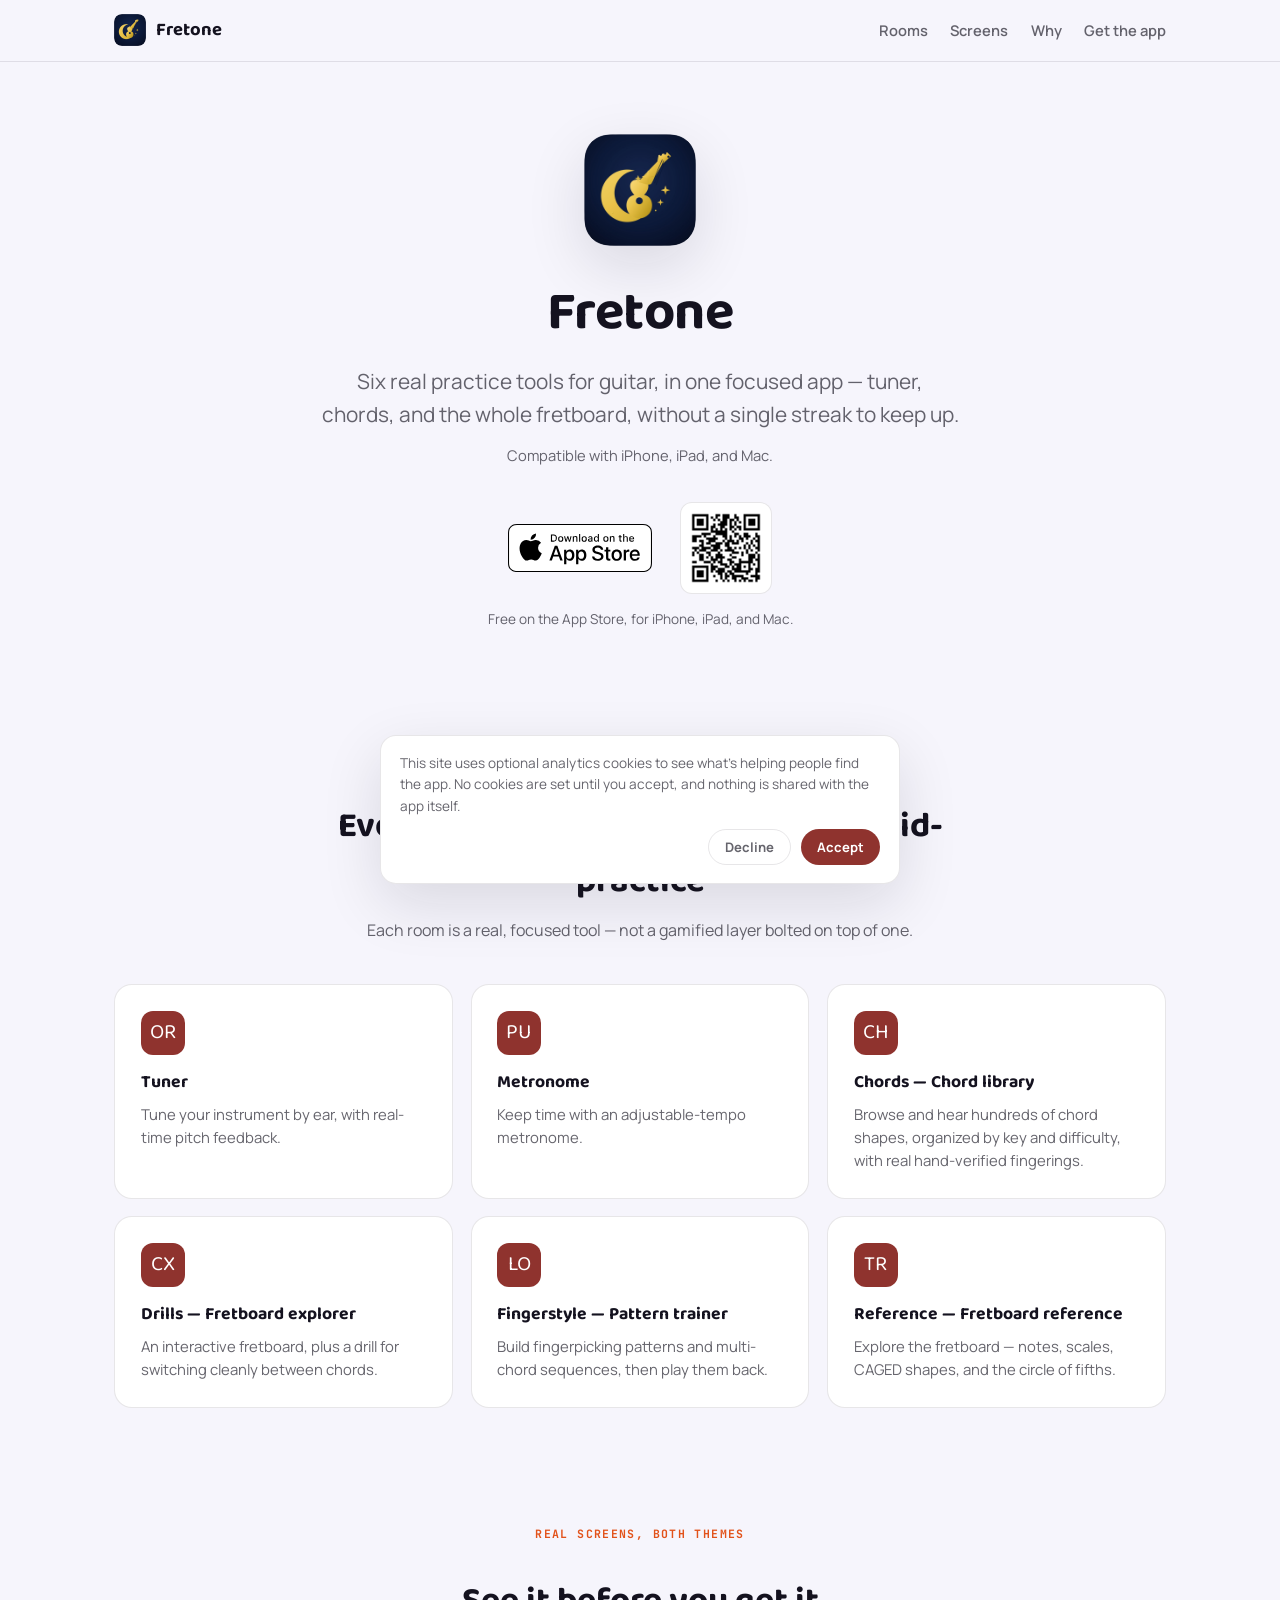
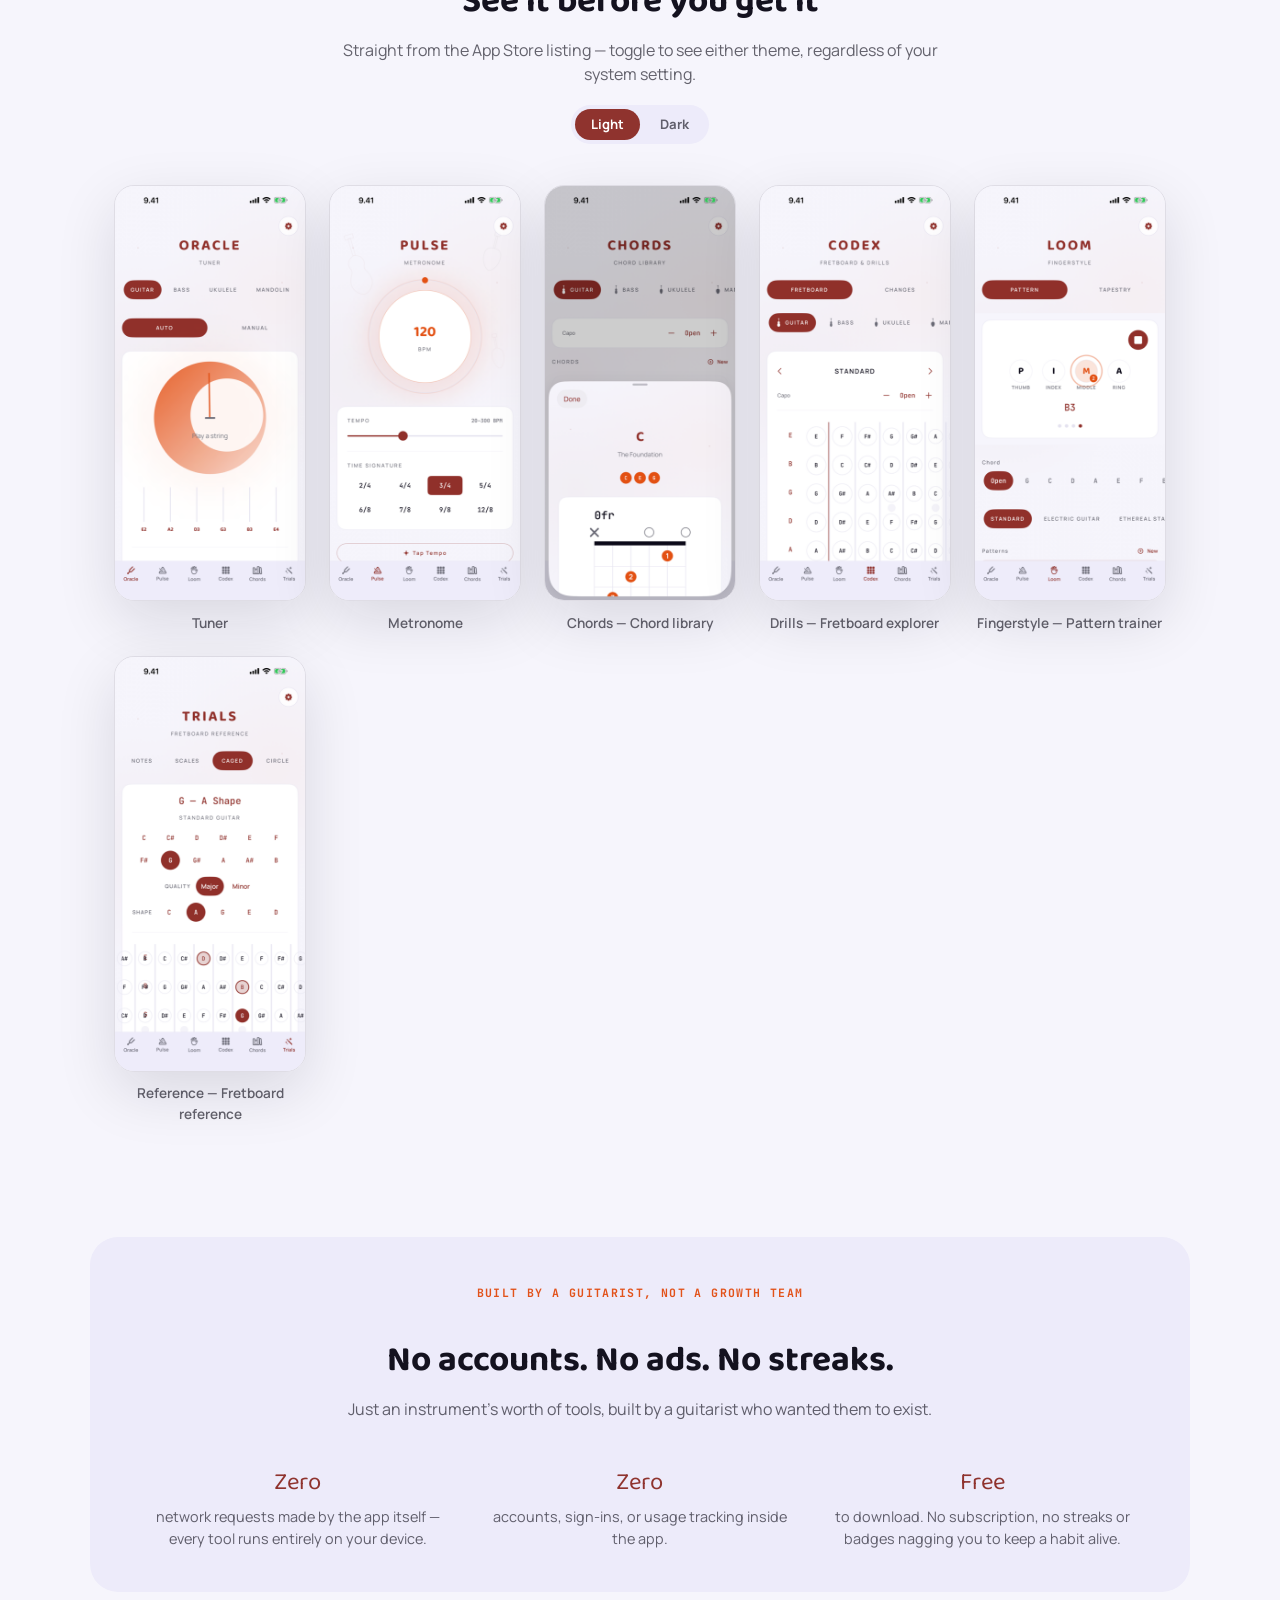
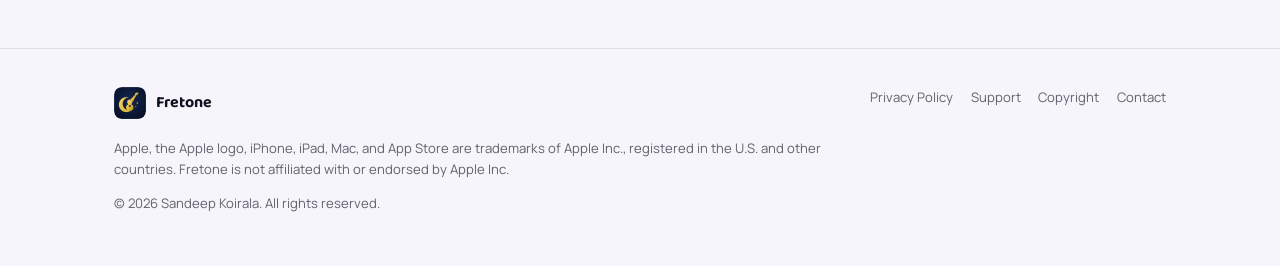
<file: index.html>
<!doctype html>
<html lang="en">
<head>
<meta charset="utf-8">
<meta name="viewport" content="width=device-width, initial-scale=1">
<title>Fretone — Guitar Tuner, Chords &amp; Fretboard</title>
<meta name="description" content="A guitar practice companion for iPhone, iPad, and Mac: real-time tuner, metronome, hand-verified chord library, fretboard explorer, fingerstyle trainer, and a scales/CAGED/circle-of-fifths reference. No accounts, no ads, no streaks.">
<link rel="canonical" href="https://rust42.github.io/fretone-site/">
<meta name="robots" content="index, follow">
<meta name="theme-color" content="#121016">

<!-- Google Search Console verification — replace with the real token from
     search.google.com/search-console once the property is added. -->
<!-- <meta name="google-site-verification" content="REPLACE_ME"> -->

<!-- Open Graph / Twitter Card -->
<meta property="og:type" content="website">
<meta property="og:site_name" content="Fretone">
<meta property="og:title" content="Fretone — Guitar Tuner, Chords & Fretboard">
<meta property="og:description" content="Six real practice tools for guitar, in one focused app: tuner, metronome, chord library, fretboard explorer, fingerstyle trainer, and a scales/CAGED reference. No accounts, no ads, no streaks.">
<meta property="og:image" content="https://rust42.github.io/fretone-site/assets/og-image.png">
<meta property="og:url" content="https://rust42.github.io/fretone-site/">
<meta name="twitter:card" content="summary_large_image">
<meta name="twitter:title" content="Fretone — Guitar Tuner, Chords & Fretboard">
<meta name="twitter:description" content="Six real practice tools for guitar, in one focused app. No accounts, no ads, no streaks.">
<meta name="twitter:image" content="https://rust42.github.io/fretone-site/assets/og-image.png">

<link rel="icon" href="assets/favicon-32.png" sizes="32x32">
<link rel="apple-touch-icon" href="assets/apple-touch-icon.png">

<link rel="preconnect" href="https://fonts.googleapis.com">
<link rel="preconnect" href="https://fonts.gstatic.com" crossorigin>
<link href="https://fonts.googleapis.com/css2?family=Baloo+2:wght@600;700&family=Manrope:wght@400;600;700&family=JetBrains+Mono:wght@600&display=swap" rel="stylesheet">
<link rel="stylesheet" href="assets/style.css">

<script type="application/ld+json">
{
  "@context": "https://schema.org",
  "@type": "SoftwareApplication",
  "name": "Fretone",
  "applicationCategory": "MusicApplication",
  "operatingSystem": "iOS, iPadOS, macOS",
  "description": "A guitar practice companion — tuner, metronome, chord library, fretboard explorer, fingerstyle trainer, and a scales/CAGED/circle-of-fifths reference. No accounts, no ads, no streaks.",
  "url": "https://rust42.github.io/fretone-site/",
  "image": "https://rust42.github.io/fretone-site/assets/icon-512.png",
  "installUrl": "https://apps.apple.com/us/app/celestial-strings/id6804508418",
  "offers": {
    "@type": "Offer",
    "price": "0",
    "priceCurrency": "USD"
  }
}
</script>
</head>
<body>
<a class="skip-link" href="#main">Skip to content</a>

<header class="site">
  <div class="wrap nav-row">
    <a class="brand" href="#top">
      <img src="assets/icon-512.png" alt="" width="32" height="32">
      Fretone
    </a>
    <nav class="rooms" aria-label="Rooms">
      <a href="#rooms">Rooms</a>
      <a href="#screens">Screens</a>
      <a href="#why">Why</a>
      <a href="#get">Get the app</a>
    </nav>
  </div>
</header>

<main id="main">
  <div class="hero wrap" id="top">
    <img class="icon" src="assets/icon-512.png" alt="Fretone app icon — a crescent moon and guitar headstock" width="112" height="112">
    <h1>Fretone</h1>
    <p class="tagline">Six real practice tools for guitar, in one focused app — tuner, chords, and the whole fretboard, without a single streak to keep up.</p>
    <p class="platforms">Compatible with iPhone, iPad, and Mac.</p>

    <div id="get" class="store-row">
      <a href="https://apps.apple.com/us/app/celestial-strings/id6804508418" aria-label="Download Fretone on the App Store">
        <img class="badge" src="assets/badges/download-white.svg" alt="Download on the App Store">
      </a>
      <a href="https://apps.apple.com/us/app/celestial-strings/id6804508418" aria-label="Download Fretone on the App Store">
        <img class="qr" src="assets/qr-code.jpg" alt="QR code linking to the Fretone App Store page" width="92" height="92">
      </a>
    </div>
    <p class="store-note">Free on the App Store, for iPhone, iPad, and Mac.</p>
  </div>

  <section id="rooms">
    <div class="wrap">
      <div class="section-head">
        <span class="eyebrow">Six rooms, no progress bars</span>
        <h2>Everything you actually reach for mid-practice</h2>
        <p>Each room is a real, focused tool — not a gamified layer bolted on top of one.</p>
      </div>
      <div class="rooms-grid">
        <article class="room-card">
          <div class="glyph">OR</div>
          <h3>Tuner</h3>
          <p>Tune your instrument by ear, with real-time pitch feedback.</p>
        </article>
        <article class="room-card">
          <div class="glyph">PU</div>
          <h3>Metronome</h3>
          <p>Keep time with an adjustable-tempo metronome.</p>
        </article>
        <article class="room-card">
          <div class="glyph">CH</div>
          <h3>Chords — Chord library</h3>
          <p>Browse and hear hundreds of chord shapes, organized by key and difficulty, with real hand-verified fingerings.</p>
        </article>
        <article class="room-card">
          <div class="glyph">CX</div>
          <h3>Drills — Fretboard explorer</h3>
          <p>An interactive fretboard, plus a drill for switching cleanly between chords.</p>
        </article>
        <article class="room-card">
          <div class="glyph">LO</div>
          <h3>Fingerstyle — Pattern trainer</h3>
          <p>Build fingerpicking patterns and multi-chord sequences, then play them back.</p>
        </article>
        <article class="room-card">
          <div class="glyph">TR</div>
          <h3>Reference — Fretboard reference</h3>
          <p>Explore the fretboard — notes, scales, CAGED shapes, and the circle of fifths.</p>
        </article>
      </div>
    </div>
  </section>

  <section id="screens">
    <div class="wrap">
      <div class="section-head">
        <span class="eyebrow">Real screens, both themes</span>
        <h2>See it before you get it</h2>
        <p>Straight from the App Store listing — toggle to see either theme, regardless of your system setting.</p>
        <div class="theme-toggle" role="group" aria-label="Screenshot theme">
          <button type="button" data-theme-choice="light">Light</button>
          <button type="button" data-theme-choice="dark">Dark</button>
        </div>
      </div>
      <div class="shots-grid" id="shots-grid">
        <figure>
          <img class="shot-light" src="assets/screenshots/01Oracle-light.png" alt="Tuner screen showing a live pitch reading">
          <img class="shot-dark" src="assets/screenshots/01Oracle-dark.png" alt="Tuner screen showing a live pitch reading">
          <figcaption>Tuner</figcaption>
        </figure>
        <figure>
          <img class="shot-light" src="assets/screenshots/02Pulse-light.png" alt="Metronome screen with tempo dial">
          <img class="shot-dark" src="assets/screenshots/02Pulse-dark.png" alt="Metronome screen with tempo dial">
          <figcaption>Metronome</figcaption>
        </figure>
        <figure>
          <img class="shot-light" src="assets/screenshots/05CodexChords-light.png" alt="Chords chord library screen">
          <img class="shot-dark" src="assets/screenshots/05CodexChords-dark.png" alt="Chords chord library screen">
          <figcaption>Chords — Chord library</figcaption>
        </figure>
        <figure>
          <img class="shot-light" src="assets/screenshots/04CodexFretboard-light.png" alt="Drills interactive fretboard screen">
          <img class="shot-dark" src="assets/screenshots/04CodexFretboard-dark.png" alt="Drills interactive fretboard screen">
          <figcaption>Drills — Fretboard explorer</figcaption>
        </figure>
        <figure>
          <img class="shot-light" src="assets/screenshots/03Loom-light.png" alt="Fingerstyle pattern trainer screen">
          <img class="shot-dark" src="assets/screenshots/03Loom-dark.png" alt="Fingerstyle pattern trainer screen">
          <figcaption>Fingerstyle — Pattern trainer</figcaption>
        </figure>
        <figure>
          <img class="shot-light" src="assets/screenshots/07TrialsCAGED-light.png" alt="Reference fretboard reference screen in CAGED mode">
          <img class="shot-dark" src="assets/screenshots/07TrialsCAGED-dark.png" alt="Reference fretboard reference screen in CAGED mode">
          <figcaption>Reference — Fretboard reference</figcaption>
        </figure>
      </div>
    </div>
  </section>

  <section id="why">
    <div class="wrap trust">
      <div class="wrap" style="padding-block:2.6rem;">
        <div class="section-head">
          <span class="eyebrow">Built by a guitarist, not a growth team</span>
          <h2>No accounts. No ads. No streaks.</h2>
          <p>Just an instrument's worth of tools, built by a guitarist who wanted them to exist.</p>
        </div>
        <div class="trust-grid">
          <div>
            <div class="stat">Zero</div>
            <p>network requests made by the app itself — every tool runs entirely on your device.</p>
          </div>
          <div>
            <div class="stat">Zero</div>
            <p>accounts, sign-ins, or usage tracking inside the app.</p>
          </div>
          <div>
            <div class="stat">Free</div>
            <p>to download. No subscription, no streaks or badges nagging you to keep a habit alive.</p>
          </div>
        </div>
      </div>
    </div>
  </section>
</main>

<footer class="site">
  <div class="wrap">
    <div class="foot-row">
      <div>
        <div class="brand" style="font-size:1rem;">
          <img src="assets/icon-512.png" alt="" width="24" height="24">
          Fretone
        </div>
      </div>
      <nav aria-label="Footer">
        <a href="privacy.html">Privacy Policy</a>
        <a href="support.html">Support</a>
        <a href="copyright.html">Copyright</a>
        <a href="mailto:sndpkrl007@gmail.com">Contact</a>
      </nav>
    </div>
    <p class="legal">
      Apple, the Apple logo, iPhone, iPad, Mac, and App Store are trademarks of Apple Inc., registered in the U.S. and other countries. Fretone is not affiliated with or endorsed by Apple Inc.
    </p>
    <p class="legal">© 2026 Sandeep Koirala. All rights reserved.</p>
  </div>
</footer>

<div id="cookie-banner" hidden>
  <p>This site uses optional analytics cookies to see what's helping people find the app. No cookies are set until you accept, and nothing is shared with the app itself.</p>
  <div class="actions">
    <button class="decline" type="button">Decline</button>
    <button class="accept" type="button">Accept</button>
  </div>
</div>

<script src="assets/main.js"></script>
</body>
</html>
</file>
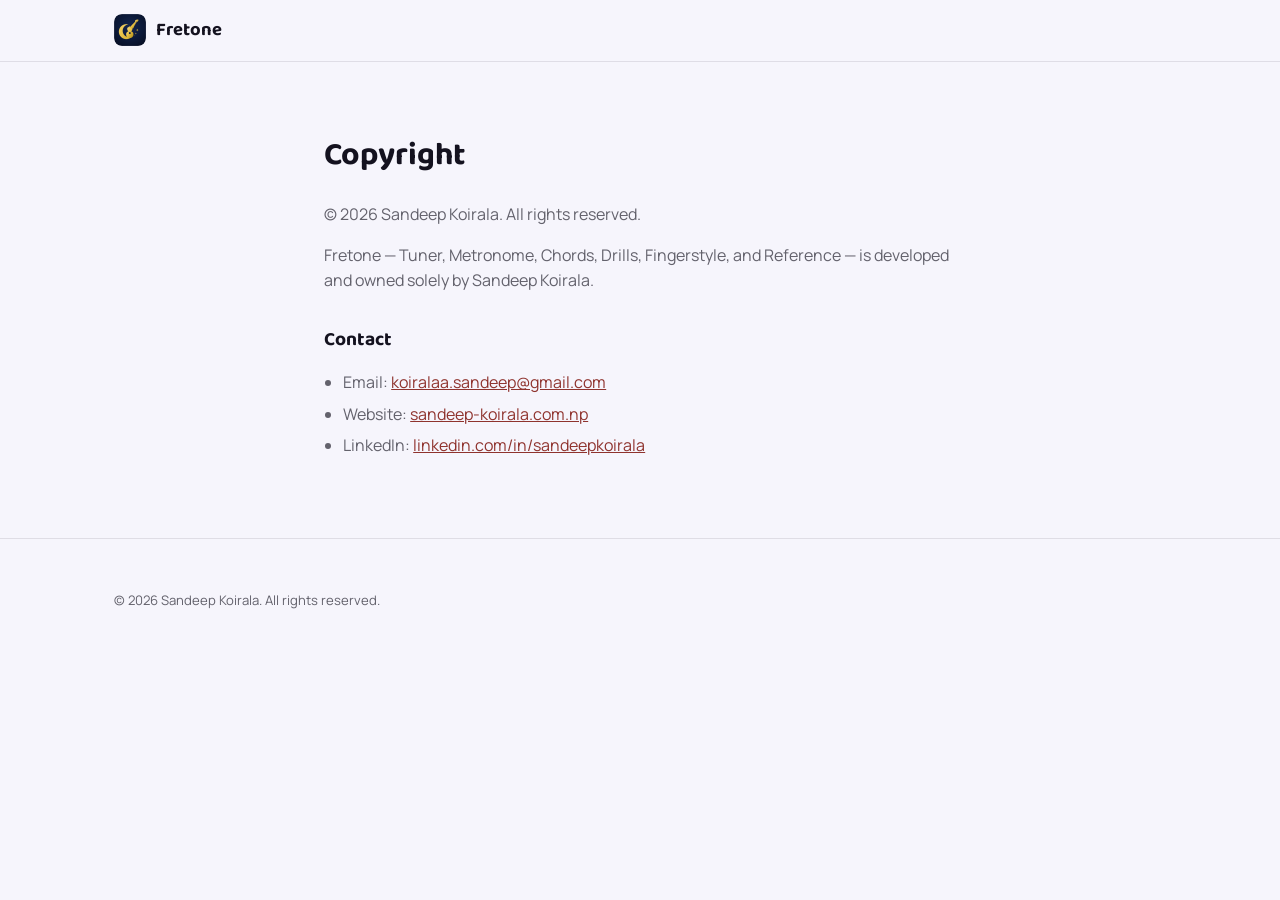
<file: copyright.html>
<!doctype html>
<html lang="en">
<head>
<meta charset="utf-8">
<meta name="viewport" content="width=device-width, initial-scale=1">
<title>Copyright — Fretone</title>
<meta name="description" content="Copyright and ownership information for Fretone.">
<link rel="canonical" href="https://rust42.github.io/fretone-site/copyright.html">
<meta name="robots" content="index, follow">
<meta name="theme-color" content="#121016">
<link rel="icon" href="assets/favicon-32.png" sizes="32x32">
<link rel="apple-touch-icon" href="assets/apple-touch-icon.png">
<link rel="preconnect" href="https://fonts.googleapis.com">
<link rel="preconnect" href="https://fonts.gstatic.com" crossorigin>
<link href="https://fonts.googleapis.com/css2?family=Baloo+2:wght@600;700&family=Manrope:wght@400;600;700&display=swap" rel="stylesheet">
<link rel="stylesheet" href="assets/style.css">
<style>
  .doc { max-width: 680px; margin: 0 auto; padding-block: 3rem 4rem; }
  .doc h1 { font-family: var(--font-display); font-size: 2rem; }
  .doc h2 { font-family: var(--font-display); font-size: 1.2rem; margin-top: 2rem; }
  .doc p { color: var(--text-dim); }
  .doc ul { color: var(--text-dim); padding-left: 1.2rem; }
  .doc li { margin-bottom: 0.4rem; }
</style>
</head>
<body>
<a class="skip-link" href="#main">Skip to content</a>
<header class="site">
  <div class="wrap nav-row">
    <a class="brand" href="index.html">
      <img src="assets/icon-512.png" alt="" width="32" height="32">
      Fretone
    </a>
  </div>
</header>

<main id="main" class="wrap doc">
  <h1>Copyright</h1>
  <p>© 2026 Sandeep Koirala. All rights reserved.</p>
  <p>Fretone — Tuner, Metronome, Chords, Drills, Fingerstyle, and Reference — is developed and owned solely by Sandeep Koirala.</p>

  <h2>Contact</h2>
  <ul>
    <li>Email: <a href="mailto:koiralaa.sandeep@gmail.com">koiralaa.sandeep@gmail.com</a></li>
    <li>Website: <a href="https://www.sandeep-koirala.com.np/">sandeep-koirala.com.np</a></li>
    <li>LinkedIn: <a href="https://www.linkedin.com/in/sandeepkoirala">linkedin.com/in/sandeepkoirala</a></li>
  </ul>
</main>

<footer class="site">
  <div class="wrap">
    <p class="legal">© 2026 Sandeep Koirala. All rights reserved.</p>
  </div>
</footer>
</body>
</html>
</file>
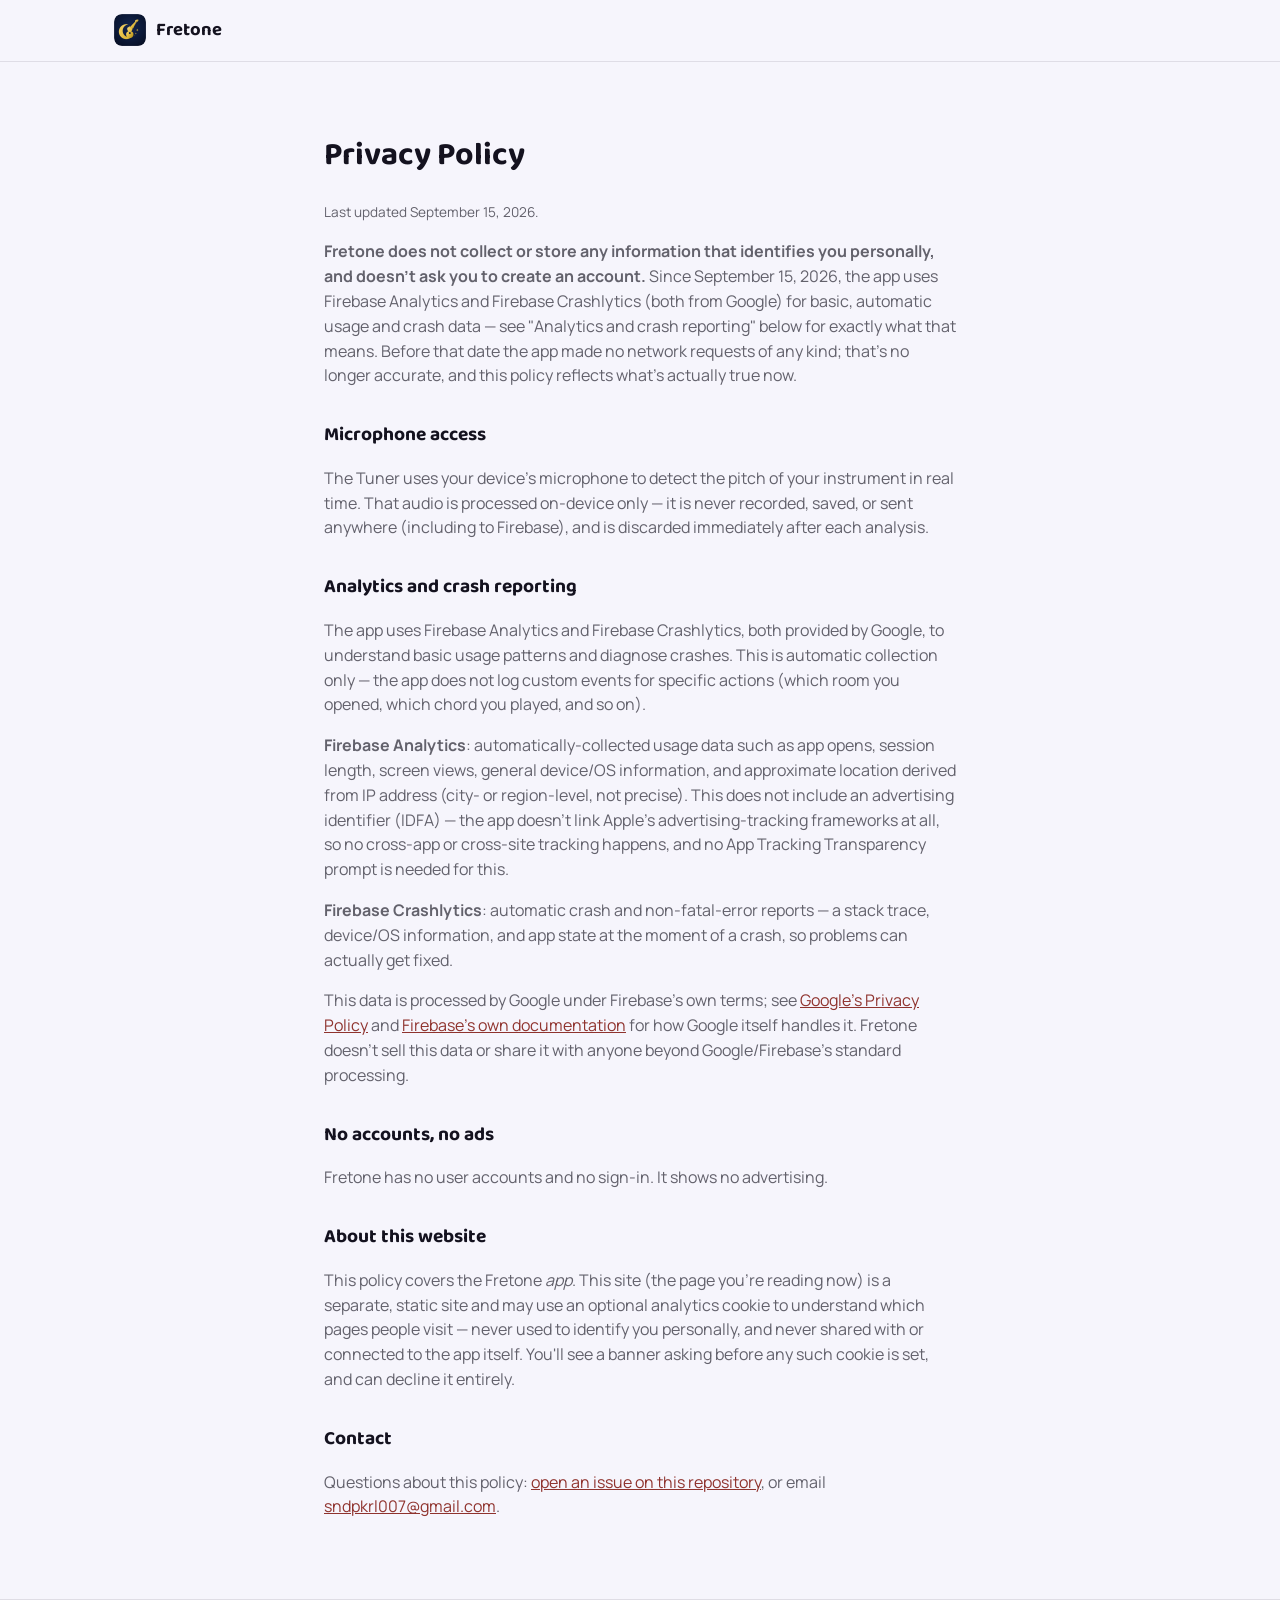
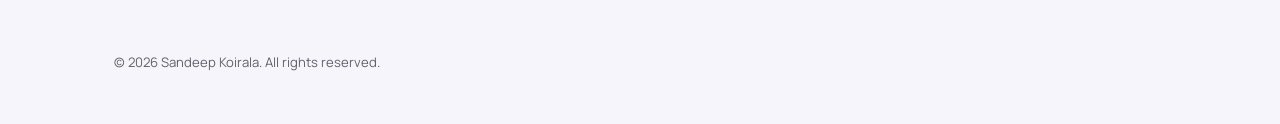
<file: privacy.html>
<!doctype html>
<html lang="en">
<head>
<meta charset="utf-8">
<meta name="viewport" content="width=device-width, initial-scale=1">
<title>Privacy Policy — Fretone</title>
<meta name="description" content="Fretone collects no personal data. The app uses Firebase Analytics and Crashlytics for basic, automatic usage and crash data only.">
<link rel="canonical" href="https://rust42.github.io/fretone-site/privacy.html">
<meta name="robots" content="index, follow">
<meta name="theme-color" content="#121016">
<link rel="icon" href="assets/favicon-32.png" sizes="32x32">
<link rel="apple-touch-icon" href="assets/apple-touch-icon.png">
<link rel="preconnect" href="https://fonts.googleapis.com">
<link rel="preconnect" href="https://fonts.gstatic.com" crossorigin>
<link href="https://fonts.googleapis.com/css2?family=Baloo+2:wght@600;700&family=Manrope:wght@400;600;700&display=swap" rel="stylesheet">
<link rel="stylesheet" href="assets/style.css">
<style>
  .doc { max-width: 680px; margin: 0 auto; padding-block: 3rem 4rem; }
  .doc h1 { font-family: var(--font-display); font-size: 2rem; }
  .doc h2 { font-family: var(--font-display); font-size: 1.2rem; margin-top: 2rem; }
  .doc p { color: var(--text-dim); }
  .doc .updated { font-size: 0.85rem; color: var(--text-dim); }
</style>
</head>
<body>
<a class="skip-link" href="#main">Skip to content</a>
<header class="site">
  <div class="wrap nav-row">
    <a class="brand" href="index.html">
      <img src="assets/icon-512.png" alt="" width="32" height="32">
      Fretone
    </a>
  </div>
</header>

<main id="main" class="wrap doc">
  <h1>Privacy Policy</h1>
  <p class="updated">Last updated September 15, 2026.</p>

  <p><strong>Fretone does not collect or store any information that identifies you personally, and doesn't ask you to create an account.</strong> Since September 15, 2026, the app uses Firebase Analytics and Firebase Crashlytics (both from Google) for basic, automatic usage and crash data — see "Analytics and crash reporting" below for exactly what that means. Before that date the app made no network requests of any kind; that's no longer accurate, and this policy reflects what's actually true now.</p>

  <h2>Microphone access</h2>
  <p>The Tuner uses your device's microphone to detect the pitch of your instrument in real time. That audio is processed on-device only — it is never recorded, saved, or sent anywhere (including to Firebase), and is discarded immediately after each analysis.</p>

  <h2>Analytics and crash reporting</h2>
  <p>The app uses Firebase Analytics and Firebase Crashlytics, both provided by Google, to understand basic usage patterns and diagnose crashes. This is automatic collection only — the app does not log custom events for specific actions (which room you opened, which chord you played, and so on).</p>
  <p><strong>Firebase Analytics</strong>: automatically-collected usage data such as app opens, session length, screen views, general device/OS information, and approximate location derived from IP address (city- or region-level, not precise). This does not include an advertising identifier (IDFA) — the app doesn't link Apple's advertising-tracking frameworks at all, so no cross-app or cross-site tracking happens, and no App Tracking Transparency prompt is needed for this.</p>
  <p><strong>Firebase Crashlytics</strong>: automatic crash and non-fatal-error reports — a stack trace, device/OS information, and app state at the moment of a crash, so problems can actually get fixed.</p>
  <p>This data is processed by Google under Firebase's own terms; see <a href="https://policies.google.com/privacy">Google's Privacy Policy</a> and <a href="https://firebase.google.com/support/privacy">Firebase's own documentation</a> for how Google itself handles it. Fretone doesn't sell this data or share it with anyone beyond Google/Firebase's standard processing.</p>

  <h2>No accounts, no ads</h2>
  <p>Fretone has no user accounts and no sign-in. It shows no advertising.</p>

  <h2>About this website</h2>
  <p>This policy covers the Fretone <em>app</em>. This site (the page you're reading now) is a separate, static site and may use an optional analytics cookie to understand which pages people visit — never used to identify you personally, and never shared with or connected to the app itself. You'll see a banner asking before any such cookie is set, and can decline it entirely.</p>

  <h2>Contact</h2>
  <p>Questions about this policy: <a href="https://github.com/rust42/fretone-site/issues/new">open an issue on this repository</a>, or email <a href="mailto:sndpkrl007@gmail.com">sndpkrl007@gmail.com</a>.</p>
</main>

<footer class="site">
  <div class="wrap">
    <p class="legal">© 2026 Sandeep Koirala. All rights reserved.</p>
  </div>
</footer>
</body>
</html>
</file>
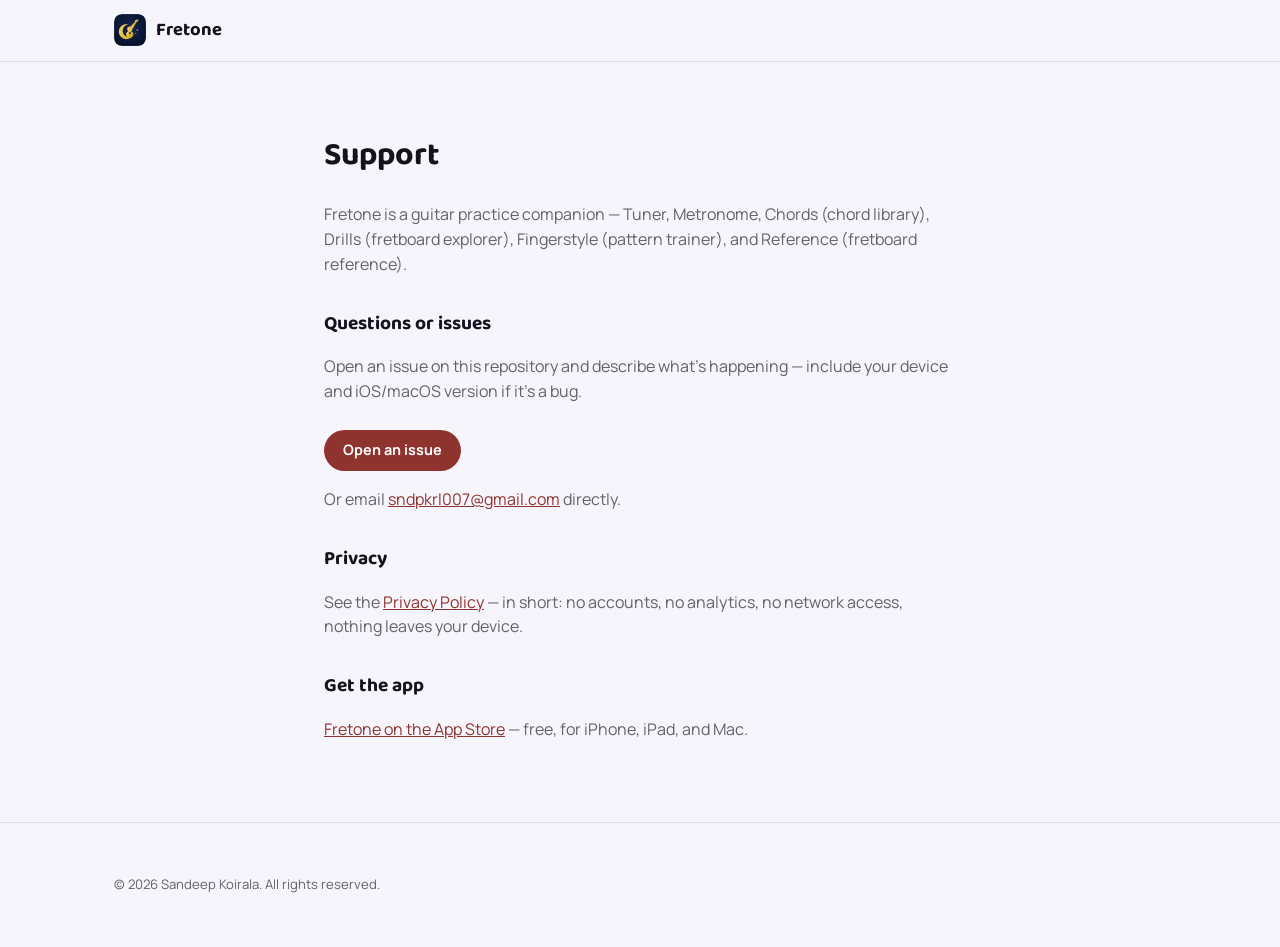
<file: support.html>
<!doctype html>
<html lang="en">
<head>
<meta charset="utf-8">
<meta name="viewport" content="width=device-width, initial-scale=1">
<title>Support — Fretone</title>
<meta name="description" content="Get help with Fretone — the guitar tuner, metronome, chord library, and fretboard reference app.">
<link rel="canonical" href="https://rust42.github.io/fretone-site/support.html">
<meta name="robots" content="index, follow">
<meta name="theme-color" content="#121016">
<link rel="icon" href="assets/favicon-32.png" sizes="32x32">
<link rel="apple-touch-icon" href="assets/apple-touch-icon.png">
<link rel="preconnect" href="https://fonts.googleapis.com">
<link rel="preconnect" href="https://fonts.gstatic.com" crossorigin>
<link href="https://fonts.googleapis.com/css2?family=Baloo+2:wght@600;700&family=Manrope:wght@400;600;700&display=swap" rel="stylesheet">
<link rel="stylesheet" href="assets/style.css">
<style>
  .doc { max-width: 680px; margin: 0 auto; padding-block: 3rem 4rem; }
  .doc h1 { font-family: var(--font-display); font-size: 2rem; }
  .doc h2 { font-family: var(--font-display); font-size: 1.2rem; margin-top: 2rem; }
  .doc p { color: var(--text-dim); }
  .doc .button {
    display: inline-block;
    margin-top: 0.6rem;
    padding: 0.6rem 1.2rem;
    border-radius: 999px;
    background: var(--gold);
    color: var(--on-accent);
    text-decoration: none;
    font-weight: 700;
    font-size: 0.9rem;
  }
</style>
</head>
<body>
<a class="skip-link" href="#main">Skip to content</a>
<header class="site">
  <div class="wrap nav-row">
    <a class="brand" href="index.html">
      <img src="assets/icon-512.png" alt="" width="32" height="32">
      Fretone
    </a>
  </div>
</header>

<main id="main" class="wrap doc">
  <h1>Support</h1>
  <p>Fretone is a guitar practice companion — Tuner, Metronome, Chords (chord library), Drills (fretboard explorer), Fingerstyle (pattern trainer), and Reference (fretboard reference).</p>

  <h2>Questions or issues</h2>
  <p>Open an issue on this repository and describe what's happening — include your device and iOS/macOS version if it's a bug.</p>
  <a class="button" href="https://github.com/rust42/fretone-site/issues/new">Open an issue</a>
  <p>Or email <a href="mailto:sndpkrl007@gmail.com">sndpkrl007@gmail.com</a> directly.</p>

  <h2>Privacy</h2>
  <p>See the <a href="privacy.html">Privacy Policy</a> — in short: no accounts, no analytics, no network access, nothing leaves your device.</p>

  <h2>Get the app</h2>
  <p><a href="https://apps.apple.com/us/app/celestial-strings/id6804508418">Fretone on the App Store</a> — free, for iPhone, iPad, and Mac.</p>
</main>

<footer class="site">
  <div class="wrap">
    <p class="legal">© 2026 Sandeep Koirala. All rights reserved.</p>
  </div>
</footer>
</body>
</html>
</file>
<file: assets/style.css>
/* Fretone marketing site — tokens mirror Packages/DesignSystem's
   real Palette values (void/ink/mist/gold/amber) so this page reads as an
   extension of the app, not a separate brand. */
:root {
  --void: #f6f5fc;
  --ink: #ffffff;
  --ink-elevated: #edebfa;
  --text: #14121f;
  --text-dim: rgba(20, 18, 31, 0.65);
  --hairline: rgba(20, 18, 31, 0.1);
  --gold: #8f332e;
  --amber: #e2521a;
  --on-accent: #ffffff;
  --shadow: 0 20px 60px rgba(20, 18, 31, 0.12);
  --font-display: "Baloo 2", ui-rounded, system-ui, sans-serif;
  --font-body: "Manrope", -apple-system, system-ui, sans-serif;
  --font-mono: "JetBrains Mono", ui-monospace, monospace;
  color-scheme: light dark;
}

@media (prefers-color-scheme: dark) {
  :root {
    --void: #121016;
    --ink: #1d1b25;
    --ink-elevated: #242331;
    --text: #f3f1fa;
    --text-dim: rgba(243, 241, 250, 0.65);
    --hairline: rgba(243, 241, 250, 0.12);
    --gold: #b3423f;
    --amber: #ff6a33;
    --shadow: 0 20px 60px rgba(0, 0, 0, 0.45);
  }
}

* { box-sizing: border-box; }

html { scroll-behavior: smooth; }

body {
  margin: 0;
  background: var(--void);
  color: var(--text);
  font-family: var(--font-body);
  line-height: 1.55;
  -webkit-font-smoothing: antialiased;
}

img { max-width: 100%; display: block; }

a { color: var(--gold); }

.skip-link {
  position: absolute;
  left: -999px;
  top: 0;
  background: var(--ink);
  color: var(--text);
  padding: 0.75rem 1rem;
  border-radius: 0 0 8px 0;
  z-index: 100;
}
.skip-link:focus { left: 0; }

.wrap {
  max-width: 1100px;
  margin: 0 auto;
  padding-inline: 1.5rem;
}

/* ---- Header ---- */
header.site {
  position: sticky;
  top: 0;
  z-index: 20;
  background: color-mix(in srgb, var(--void) 88%, transparent);
  backdrop-filter: blur(14px);
  border-bottom: 1px solid var(--hairline);
}
.nav-row {
  display: flex;
  align-items: center;
  justify-content: space-between;
  padding-block: 0.9rem;
  gap: 1rem;
}
.brand {
  display: flex;
  align-items: center;
  gap: 0.6rem;
  font-family: var(--font-display);
  font-weight: 700;
  font-size: 1.15rem;
  color: var(--text);
  text-decoration: none;
}
.brand img { width: 32px; height: 32px; border-radius: 8px; }
nav.rooms { display: flex; gap: 1.4rem; }
nav.rooms a {
  color: var(--text-dim);
  text-decoration: none;
  font-size: 0.92rem;
  font-weight: 600;
}
nav.rooms a:hover { color: var(--gold); }
@media (max-width: 720px) { nav.rooms { display: none; } }

/* ---- Hero ---- */
.hero {
  padding-block: 4.5rem 3.5rem;
  text-align: center;
}
.hero .icon {
  width: 112px;
  height: 112px;
  border-radius: 26px;
  box-shadow: var(--shadow);
  margin-inline: auto;
}
.hero h1 {
  font-family: var(--font-display);
  font-size: clamp(2.2rem, 5vw, 3.4rem);
  margin: 1.6rem 0 0.6rem;
  letter-spacing: -0.01em;
}
.hero .tagline {
  font-size: clamp(1.05rem, 2.4vw, 1.3rem);
  color: var(--text-dim);
  max-width: 640px;
  margin: 0 auto 0.5rem;
}
.hero .platforms {
  font-size: 0.92rem;
  color: var(--text-dim);
  margin-bottom: 2.2rem;
}
.store-row {
  display: flex;
  flex-wrap: wrap;
  align-items: center;
  justify-content: center;
  gap: 1.75rem;
  margin-bottom: 0.9rem;
}
.store-row .badge { height: 48px; width: auto; }
.store-row .qr {
  width: 92px;
  height: 92px;
  border-radius: 12px;
  border: 1px solid var(--hairline);
  padding: 6px;
  background: var(--ink);
}
.store-note {
  font-size: 0.85rem;
  color: var(--text-dim);
  margin: 0.4rem 0 0.2rem;
}
.notify {
  display: inline-block;
  margin-top: 0.6rem;
  font-size: 0.9rem;
  font-weight: 700;
  text-decoration: none;
  color: var(--gold);
}
.notify:hover { text-decoration: underline; }

/* ---- Section shell ---- */
section { padding-block: 3.5rem; }
.section-head { text-align: center; max-width: 620px; margin: 0 auto 2.6rem; }
.section-head h2 {
  font-family: var(--font-display);
  font-size: clamp(1.6rem, 3.4vw, 2.2rem);
  margin-bottom: 0.6rem;
}
.section-head p { color: var(--text-dim); margin: 0; }
.eyebrow {
  font-family: var(--font-mono);
  text-transform: uppercase;
  letter-spacing: 0.12em;
  font-size: 0.72rem;
  color: var(--amber);
  font-weight: 700;
}

/* ---- Rooms grid ---- */
.rooms-grid {
  display: grid;
  grid-template-columns: repeat(auto-fit, minmax(250px, 1fr));
  gap: 1.1rem;
}
.room-card {
  background: var(--ink);
  border: 1px solid var(--hairline);
  border-radius: 18px;
  padding: 1.6rem;
}
.room-card .glyph {
  width: 44px;
  height: 44px;
  border-radius: 12px;
  background: var(--gold);
  color: var(--on-accent);
  display: flex;
  align-items: center;
  justify-content: center;
  font-family: var(--font-display);
  font-size: 1.3rem;
  margin-bottom: 0.9rem;
}
.room-card h3 {
  font-family: var(--font-display);
  font-size: 1.1rem;
  margin: 0 0 0.4rem;
}
.room-card p { margin: 0; color: var(--text-dim); font-size: 0.93rem; }

/* ---- Screenshot theme toggle ---- */
.theme-toggle {
  display: inline-flex;
  gap: 0.3rem;
  margin-top: 1.1rem;
  background: var(--ink-elevated);
  padding: 4px;
  border-radius: 999px;
}
.theme-toggle button {
  border: 0;
  background: transparent;
  padding: 0.4rem 1rem;
  border-radius: 999px;
  font-family: var(--font-body);
  font-weight: 700;
  font-size: 0.82rem;
  color: var(--text-dim);
  cursor: pointer;
}
.theme-toggle button[aria-pressed="true"] { background: var(--gold); color: var(--on-accent); }

/* ---- Screenshots ---- */
.shots-grid {
  display: grid;
  grid-template-columns: repeat(auto-fit, minmax(180px, 1fr));
  gap: 1.4rem;
}
.shots-grid figure { margin: 0; }
.shots-grid img {
  border-radius: 20px;
  box-shadow: var(--shadow);
  border: 1px solid var(--hairline);
}
/* Pre-JS fallback: follow system preference. Once main.js runs, it sets
   data-shot-theme explicitly and the toggle buttons take over from there. */
.shots-grid:not([data-shot-theme]) .shot-dark { display: none; }
@media (prefers-color-scheme: dark) {
  .shots-grid:not([data-shot-theme]) .shot-light { display: none; }
  .shots-grid:not([data-shot-theme]) .shot-dark { display: block; }
}
.shots-grid[data-shot-theme="light"] .shot-dark { display: none; }
.shots-grid[data-shot-theme="dark"] .shot-light { display: none; }
.shots-grid figcaption {
  text-align: center;
  margin-top: 0.7rem;
  font-size: 0.85rem;
  color: var(--text-dim);
  font-weight: 600;
}

/* ---- Why / trust ---- */
.trust {
  background: var(--ink-elevated);
  border-radius: 28px;
}
.trust-grid {
  display: grid;
  grid-template-columns: repeat(auto-fit, minmax(220px, 1fr));
  gap: 1.4rem;
  text-align: center;
}
.trust-grid .stat {
  font-family: var(--font-display);
  font-size: 1.5rem;
  color: var(--gold);
  margin-bottom: 0.3rem;
}
.trust-grid p { margin: 0; color: var(--text-dim); font-size: 0.9rem; }

/* ---- Footer ---- */
footer.site {
  border-top: 1px solid var(--hairline);
  padding-block: 2.4rem;
  font-size: 0.82rem;
  color: var(--text-dim);
}
footer.site .foot-row {
  display: flex;
  flex-wrap: wrap;
  gap: 1rem;
  justify-content: space-between;
  align-items: flex-start;
  margin-bottom: 1.2rem;
}
footer.site nav { display: flex; gap: 1.1rem; flex-wrap: wrap; }
footer.site a { color: var(--text-dim); text-decoration: none; }
footer.site a:hover { color: var(--gold); }
footer.site .legal { max-width: 760px; line-height: 1.6; }

/* ---- Cookie banner ---- */
#cookie-banner {
  position: fixed;
  left: 1rem;
  right: 1rem;
  bottom: 1rem;
  z-index: 50;
  max-width: 520px;
  margin-inline: auto;
  background: var(--ink);
  border: 1px solid var(--hairline);
  border-radius: 16px;
  box-shadow: var(--shadow);
  padding: 1.1rem 1.2rem;
}
#cookie-banner p { margin: 0 0 0.8rem; font-size: 0.85rem; color: var(--text-dim); }
#cookie-banner .actions { display: flex; gap: 0.6rem; justify-content: flex-end; }
#cookie-banner button {
  border: 0;
  border-radius: 999px;
  padding: 0.5rem 1rem;
  font-family: var(--font-body);
  font-weight: 700;
  font-size: 0.82rem;
  cursor: pointer;
}
#cookie-banner .accept { background: var(--gold); color: var(--on-accent); }
#cookie-banner .decline { background: transparent; color: var(--text-dim); border: 1px solid var(--hairline); }
</file>
